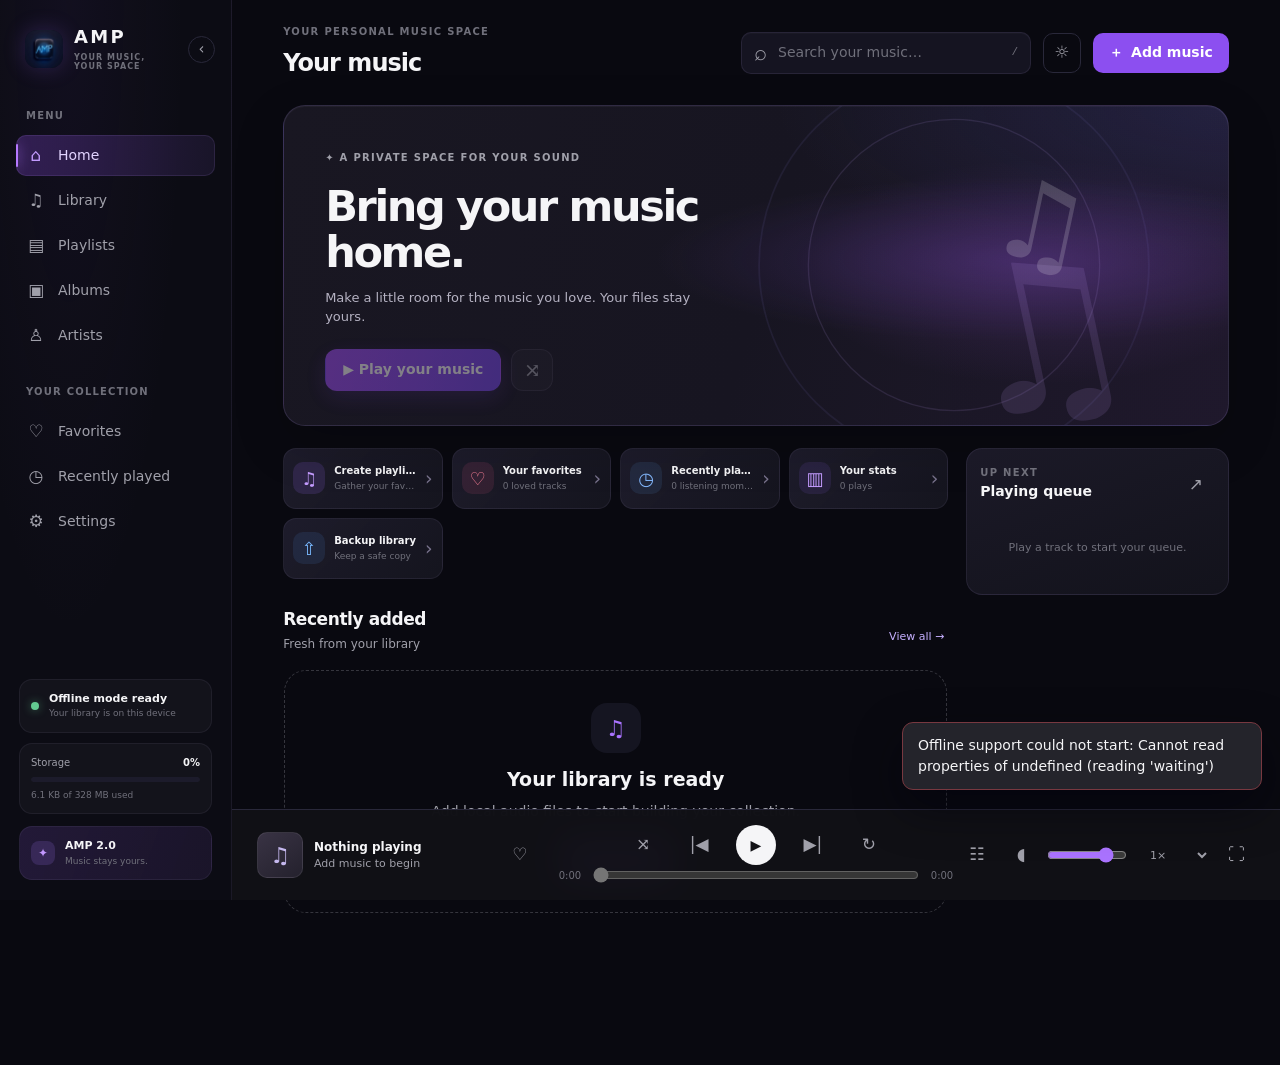
<file: index.html>
<!doctype html>
<html lang="en">
  <head>
    <meta charset="utf-8" />
    <meta
      name="viewport"
      content="width=device-width, initial-scale=1, viewport-fit=cover"
    />
    <meta name="theme-color" content="#111116" />
    <meta
      name="description"
      content="A private, offline-first music player for your personal library."
    />
    <title>AMP — Abdu Music Player</title>
    <link rel="manifest" href="./manifest.webmanifest" />
    <link rel="icon" href="./logo.jpeg" type="image/jpeg" />
    <link rel="stylesheet" href="./style.css" />
  </head>
  <body>
    <div class="app-shell">
      <aside class="sidebar" aria-label="Main navigation">
        <div class="sidebar-brand-row">
          <a class="brand" href="./" aria-label="AMP home">
            <img src="./logo.jpeg" alt="" width="38" height="38" />
            <span><strong>AMP</strong><small>YOUR MUSIC, YOUR SPACE</small></span>
          </a>
          <button class="icon-button collapse-button" type="button" data-action="toggle-sidebar" aria-label="Collapse sidebar" aria-pressed="false">‹</button>
        </div>
        <nav class="primary-nav" id="primary-nav">
          <p class="nav-label">MENU</p>
          <button class="nav-link is-active" data-page="home">
            <span class="nav-symbol">⌂</span>Home
          </button>
          <button class="nav-link" data-page="library">
            <span class="nav-symbol">♫</span>Library
          </button>
          <button class="nav-link" data-page="playlists">
            <span class="nav-symbol">▤</span>Playlists
          </button>
          <button class="nav-link" data-page="albums">
            <span class="nav-symbol">▣</span>Albums
          </button>
          <button class="nav-link" data-page="artists">
            <span class="nav-symbol">♙</span>Artists
          </button>
          <p class="nav-label nav-label-spaced">YOUR COLLECTION</p>
          <button class="nav-link" data-page="favorites">
            <span class="nav-symbol">♡</span>Favorites
          </button>
          <button class="nav-link" data-page="recent">
            <span class="nav-symbol">◷</span>Recently played
          </button>
          <button class="nav-link" data-page="settings">
            <span class="nav-symbol">⚙</span>Settings
          </button>
        </nav>
        <div class="sidebar-bottom">
          <div class="offline-card">
            <span class="connection-dot" id="connection-dot"></span>
            <span><strong id="connection-title">Checking status…</strong><small id="connection-label">Local library available</small></span>
          </div>
          <div class="storage-card">
            <div class="storage-card-heading"><span>Storage</span><strong id="storage-percent">—</strong></div>
            <progress id="storage-progress" max="100" value="0" aria-label="Browser storage used"></progress>
            <small id="storage-label">Checking browser storage…</small>
          </div>
          <div class="version-card"><span class="version-star">✦</span><span><strong>AMP 2.0</strong><small>Music stays yours.</small></span></div>
        </div>
      </aside>

      <main class="main-content">
        <header class="topbar">
          <div class="page-heading">
            <p class="eyebrow">YOUR PERSONAL MUSIC SPACE</p>
            <h1 id="page-title">Good evening</h1>
          </div>
          <div class="topbar-actions">
            <label class="search-box">
              <span aria-hidden="true">⌕</span>
              <input
                id="search-input"
                type="search"
                placeholder="Search your music…"
                autocomplete="off"
                aria-label="Search tracks"
              />
              <kbd>/</kbd>
            </label>
            <button class="icon-button theme-toggle" type="button" data-action="toggle-theme" aria-label="Switch color theme">☼</button>
            <button
              class="button button-primary"
              id="import-button"
              type="button"
            >
              <span aria-hidden="true">＋</span> Add music
            </button>
            <button
              class="icon-button install-button"
              id="install-button"
              type="button"
              hidden
              aria-label="Install AMP"
            >
              ⇩
            </button>
          </div>
        </header>

        <section
          id="page-content"
          class="page-content"
          aria-live="polite"
        ></section>
      </main>

      <aside
        class="queue-panel"
        id="queue-panel"
        aria-label="Playback queue"
        hidden
      >
        <div class="panel-heading">
          <div>
            <p class="eyebrow">UP NEXT</p>
            <h2>Queue</h2>
          </div>
          <button
            class="icon-button"
            type="button"
            data-action="close-queue"
            aria-label="Close queue"
          >
            ×
          </button>
        </div>
        <p class="queue-count" id="queue-count"></p>
        <ol class="queue-list" id="queue-list"></ol>
        <button
          class="button button-quiet clear-queue"
          type="button"
          data-action="clear-queue"
        >
          Clear queue
        </button>
      </aside>

      <footer class="player-dock" aria-label="Music player">
        <div class="dock-track">
          <div
            class="artwork artwork-small"
            id="dock-artwork"
            aria-hidden="true"
          >
            <span>♫</span>
          </div>
          <div class="dock-track-copy">
            <strong id="dock-title">Nothing playing</strong>
            <span id="dock-artist">Add music to begin</span>
          </div>
          <button
            class="icon-button favorite-button"
            type="button"
            data-action="toggle-current-favorite"
            aria-label="Add current track to favorites"
          >
            ♡
          </button>
        </div>

        <div class="dock-center">
          <div class="transport-controls">
            <button
              class="icon-button mode-button"
              type="button"
              data-action="shuffle"
              aria-label="Toggle shuffle"
              aria-pressed="false"
            >
              ⤨
            </button>
            <button
              class="icon-button"
              type="button"
              data-action="previous"
              aria-label="Previous track"
            >
              |◀
            </button>
            <button
              class="play-button"
              id="play-button"
              type="button"
              data-action="play-pause"
              aria-label="Play"
            >
              ▶
            </button>
            <button
              class="icon-button"
              type="button"
              data-action="next"
              aria-label="Next track"
            >
              ▶|
            </button>
            <button
              class="icon-button mode-button"
              type="button"
              data-action="repeat"
              aria-label="Repeat off"
              aria-pressed="false"
            >
              ↻
            </button>
          </div>
          <div class="seek-row">
            <time id="current-time">0:00</time>
            <input
              id="seek-input"
              type="range"
              min="0"
              max="1000"
              value="0"
              aria-label="Seek through track"
              disabled
            />
            <time id="duration-time">0:00</time>
          </div>
        </div>

        <div class="dock-tools">
          <button
            class="icon-button queue-toggle"
            type="button"
            data-action="toggle-queue"
            aria-label="Open queue"
          >
            ☷
          </button>
          <label class="volume-control">
            <button
              class="icon-button"
              id="mute-button"
              type="button"
              data-action="mute"
              aria-label="Mute"
            >
              ◖
            </button>
            <input
              id="volume-input"
              type="range"
              min="0"
              max="1"
              step="0.01"
              value="0.8"
              aria-label="Volume"
            />
          </label>
          <select id="speed-select" aria-label="Playback speed">
            <option value="0.75">0.75×</option>
            <option value="1" selected>1×</option>
            <option value="1.25">1.25×</option>
            <option value="1.5">1.5×</option>
            <option value="2">2×</option>
          </select>
          <button
            class="icon-button now-playing-toggle"
            type="button"
            data-action="toggle-now-playing"
            aria-label="Open now playing"
          >
            ⛶
          </button>
        </div>
      </footer>

      <nav class="mobile-nav" aria-label="Mobile navigation">
        <button class="nav-link is-active" data-page="home">
          <span class="nav-symbol">⌂</span>Home
        </button>
        <button class="nav-link" data-page="library">
          <span class="nav-symbol">♫</span>Library
        </button>
        <button class="nav-link" data-page="playlists">
          <span class="nav-symbol">▤</span>Playlists
        </button>
        <button class="nav-link" data-page="favorites">
          <span class="nav-symbol">♡</span>Favorites
        </button>
        <button class="nav-link" data-page="settings">
          <span class="nav-symbol">⚙</span>Settings
        </button>
      </nav>
    </div>

    <section
      class="now-playing-screen"
      id="now-playing-screen"
      hidden
      aria-label="Now playing"
    >
      <button
        class="icon-button now-playing-close"
        type="button"
        data-action="close-now-playing"
        aria-label="Close now playing"
      >
        ⌄
      </button>
      <div class="artwork artwork-large" id="large-artwork" aria-hidden="true">
        <span>♫</span>
      </div>
      <div class="now-playing-copy">
        <p class="eyebrow">NOW PLAYING</p>
        <h2 id="large-title">Nothing playing</h2>
        <p id="large-artist">Your library is waiting</p>
      </div>
      <div class="visualizer-wrap">
        <canvas
          id="visualizer"
          aria-label="Audio spectrum visualizer"
          hidden
        ></canvas
        ><button
          class="button button-quiet"
          type="button"
          data-action="toggle-visualizer"
        >
          Show visualizer
        </button>
      </div>
      <div class="lyrics-panel" id="lyrics-panel">
        <p>Lyrics are stored locally with your tracks.</p>
        <button
          class="button button-quiet"
          type="button"
          data-action="edit-lyrics"
        >
          Add lyrics
        </button>
      </div>
      <div class="now-playing-controls">
        <div class="seek-row">
          <time id="large-current-time">0:00</time
          ><input
            id="large-seek-input"
            type="range"
            min="0"
            max="1000"
            value="0"
            aria-label="Seek through track"
          /><time id="large-duration-time">0:00</time>
        </div>
        <div class="transport-controls">
          <button
            class="icon-button"
            type="button"
            data-action="previous"
            aria-label="Previous track"
          >
            |◀</button
          ><button
            class="play-button"
            type="button"
            data-action="play-pause"
            aria-label="Play"
          >
            ▶</button
          ><button
            class="icon-button"
            type="button"
            data-action="next"
            aria-label="Next track"
          >
            ▶|
          </button>
        </div>
      </div>
    </section>

    <dialog id="playlist-dialog" class="app-dialog">
      <form method="dialog" id="playlist-form">
        <div class="dialog-heading">
          <div>
            <p class="eyebrow">YOUR COLLECTION</p>
            <h2 id="playlist-dialog-title">New playlist</h2>
          </div>
          <button class="icon-button" value="cancel" aria-label="Close">
            ×
          </button>
        </div>
        <label class="field-label" for="playlist-name">Name</label
        ><input id="playlist-name" maxlength="80" required />
        <label class="field-label" for="playlist-description">Description</label
        ><textarea
          id="playlist-description"
          rows="3"
          maxlength="300"
        ></textarea>
        <div class="dialog-actions">
          <button class="button button-quiet" value="cancel">Cancel</button
          ><button
            class="button button-primary"
            id="save-playlist-button"
            value="save"
          >
            Save playlist
          </button>
        </div>
      </form>
    </dialog>

    <dialog id="lyrics-dialog" class="app-dialog">
      <form method="dialog" id="lyrics-form">
        <div class="dialog-heading">
          <div>
            <p class="eyebrow">LOCAL LYRICS</p>
            <h2>Edit lyrics</h2>
          </div>
          <button class="icon-button" value="cancel" aria-label="Close">
            ×
          </button>
        </div>
        <label class="field-label" for="lyrics-input"
          >Lyrics for this track</label
        ><textarea id="lyrics-input" rows="12"></textarea>
        <div class="dialog-actions">
          <button class="button button-quiet" value="cancel">Cancel</button
          ><button
            class="button button-primary"
            id="save-lyrics-button"
            value="save"
          >
            Save lyrics
          </button>
        </div>
      </form>
    </dialog>

    <dialog id="metadata-dialog" class="app-dialog">
      <form method="dialog" id="metadata-form">
        <div class="dialog-heading">
          <div>
            <p class="eyebrow">TRACK DETAILS</p>
            <h2>Edit metadata</h2>
          </div>
          <button class="icon-button" value="cancel" aria-label="Close">
            ×
          </button>
        </div>
        <label class="field-label" for="metadata-title">Title</label
        ><input id="metadata-title" maxlength="160" required />
        <label class="field-label" for="metadata-artist">Artist</label
        ><input id="metadata-artist" maxlength="160" />
        <label class="field-label" for="metadata-album">Album</label
        ><input id="metadata-album" maxlength="160" />
        <div class="dialog-actions">
          <button class="button button-quiet" value="cancel">Cancel</button
          ><button class="button button-primary" value="save">
            Save details
          </button>
        </div>
      </form>
    </dialog>

    <dialog id="add-tracks-dialog" class="app-dialog">
      <form method="dialog" id="add-tracks-form">
        <div class="dialog-heading">
          <div>
            <p class="eyebrow">PLAYLIST</p>
            <h2>Add tracks</h2>
          </div>
          <button class="icon-button" value="cancel" aria-label="Close">
            ×
          </button>
        </div>
        <div id="add-tracks-list" class="add-tracks-list"></div>
        <div class="dialog-actions">
          <button class="button button-quiet" value="cancel">Cancel</button
          ><button class="button button-primary" value="add">
            Add selected
          </button>
        </div>
      </form>
    </dialog>

    <dialog id="confirm-dialog" class="app-dialog">
      <form method="dialog" id="confirm-form">
        <div class="dialog-heading">
          <div>
            <p class="eyebrow">PLEASE CONFIRM</p>
            <h2 id="confirm-title">Remove track?</h2>
          </div>
          <button class="icon-button" value="cancel" aria-label="Close">
            ×
          </button>
        </div>
        <p id="confirm-message" class="dialog-message"></p>
        <div class="dialog-actions">
          <button class="button button-quiet" value="cancel">Cancel</button
          ><button
            class="button button-danger"
            id="confirm-accept"
            value="confirm"
          >
            Remove
          </button>
        </div>
      </form>
    </dialog>

    <input
      id="audio-files"
      type="file"
      accept="audio/*,.mp3,.m4a,.aac,.wav,.ogg,.oga,.flac,.mp4"
      multiple
      hidden
    />
    <input
      id="backup-file"
      type="file"
      accept="application/json,.json"
      hidden
    />
    <input
      id="playlist-file"
      type="file"
      accept="application/json,.json,.ampplaylist"
      hidden
    />
    <div class="drop-overlay" id="drop-overlay" hidden>
      <div>
        <span class="drop-icon">♫</span
        ><strong>Drop music to add it to your library</strong
        ><span>Audio stays on this device.</span>
      </div>
    </div>
    <div
      class="toast-region"
      id="toast-region"
      aria-live="polite"
      aria-atomic="true"
    ></div>
    <audio id="audio-player" preload="metadata"></audio>
    <script type="module" src="./app.js"></script>
  </body>
</html>
</file>
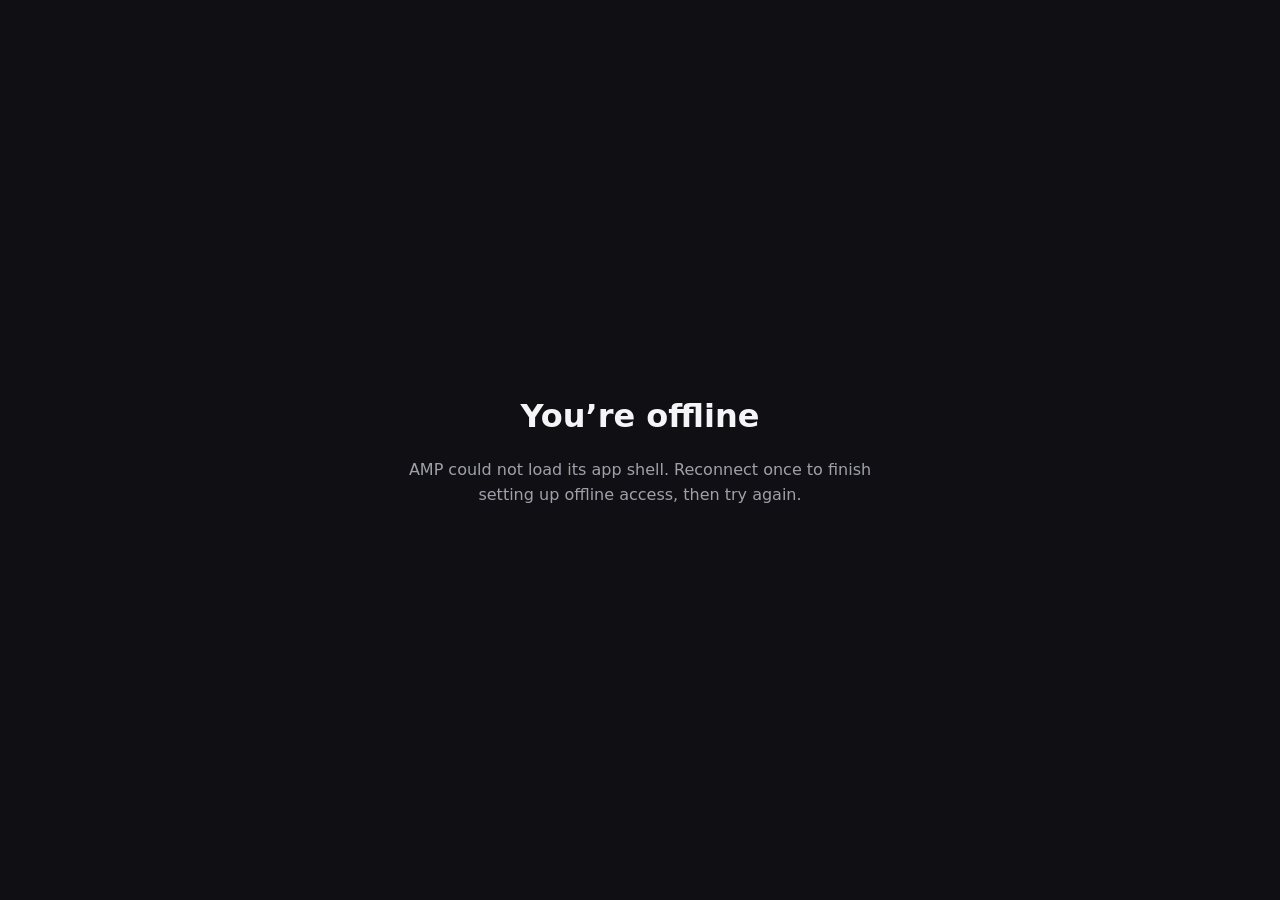
<file: offline.html>
<!doctype html>
<html lang="en">
  <head>
    <meta charset="utf-8">
    <meta name="viewport" content="width=device-width, initial-scale=1">
    <meta name="theme-color" content="#111116">
    <title>AMP — Offline</title>
    <style>
      body{min-height:100vh;margin:0;display:grid;place-items:center;background:#101014;color:#f5f5f7;font:16px system-ui,sans-serif}
      main{max-width:30rem;padding:2rem;text-align:center}
      h1{font-size:2rem}
      p{color:#a0a0aa;line-height:1.6}
    </style>
  </head>
  <body><main><h1>You’re offline</h1><p>AMP could not load its app shell. Reconnect once to finish setting up offline access, then try again.</p></main></body>
</html>
</file>
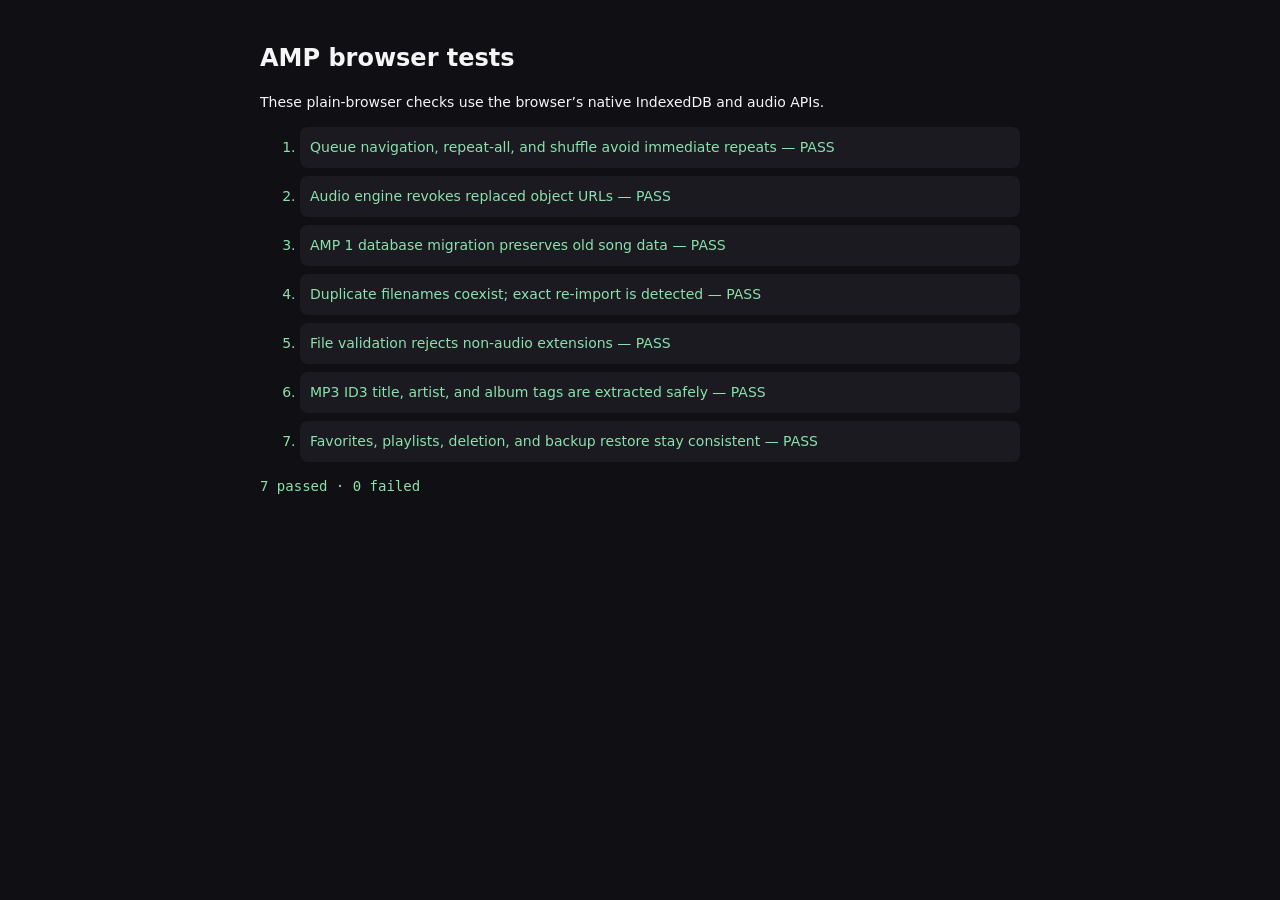
<file: tests/test-runner.html>
<!doctype html>
<html lang="en">
  <head>
    <meta charset="utf-8">
    <meta name="viewport" content="width=device-width, initial-scale=1">
    <title>AMP browser tests</title>
    <style>
      body{margin:0;padding:24px;background:#101014;color:#f5f5f7;font:14px/1.5 system-ui,sans-serif}
      main{max-width:760px;margin:auto}h1{font-size:24px}
      li{margin:8px 0;padding:10px;border-radius:8px;background:#1a1a20}
      .pass{color:#8be0ad}.fail{color:#ff858b}pre{white-space:pre-wrap;color:#aaa}
    </style>
  </head>
  <body>
    <main>
      <h1>AMP browser tests</h1>
      <p>These plain-browser checks use the browser’s native IndexedDB and audio APIs.</p>
      <ol id="results"></ol>
      <pre id="summary" aria-live="polite">Running tests…</pre>
    </main>
    <script type="module" src="./test-runner.js"></script>
  </body>
</html>
</file>
<file: style.css>
:root {
  color-scheme: dark;
  --bg: #101014;
  --sidebar: #0c0c10;
  --surface: #18181e;
  --surface-raised: #202027;
  --surface-hover: #292930;
  --border: #2b2b33;
  --text: #f5f5f7;
  --muted: #a0a0aa;
  --subtle: #70707b;
  --accent: #a28cff;
  --accent-strong: #8164e8;
  --danger: #ff777d;
  --radius-sm: 10px;
  --radius-md: 16px;
  --radius-lg: 22px;
  --shadow: 0 16px 48px rgb(0 0 0 / 35%);
  --ease: 160ms ease;
  font-family:
    Inter,
    ui-sans-serif,
    system-ui,
    -apple-system,
    BlinkMacSystemFont,
    "Segoe UI",
    sans-serif;
}

* {
  box-sizing: border-box;
}

body {
  margin: 0;
  min-width: 320px;
  min-height: 100vh;
  background: var(--bg);
  color: var(--text);
  font-size: 14px;
  line-height: 1.5;
  overflow-x: hidden;
}

button,
input,
textarea,
select {
  font: inherit;
}
button {
  color: inherit;
}
button:focus-visible,
a:focus-visible,
input:focus-visible,
textarea:focus-visible,
select:focus-visible {
  outline: 2px solid var(--accent);
  outline-offset: 3px;
}

.app-shell {
  display: grid;
  grid-template-columns: 232px minmax(0, 1fr);
  min-height: 100vh;
}

.sidebar {
  position: sticky;
  top: 0;
  display: flex;
  height: 100vh;
  min-height: 560px;
  flex-direction: column;
  padding: 27px 16px 20px;
  background: var(--sidebar);
  border-right: 1px solid #222228;
}

.brand {
  display: flex;
  align-items: center;
  gap: 11px;
  padding: 0 9px;
  color: var(--text);
  text-decoration: none;
}

.brand img {
  border-radius: 12px;
  object-fit: cover;
}
.brand span {
  display: flex;
  flex-direction: column;
  line-height: 1.15;
}
.brand strong {
  font-size: 18px;
  letter-spacing: 0.13em;
}
.brand small {
  margin-top: 5px;
  color: var(--subtle);
  font-size: 8px;
  font-weight: 700;
  letter-spacing: 0.13em;
}

.primary-nav {
  display: grid;
  gap: 4px;
  margin-top: 46px;
}
.nav-label {
  margin: 0 10px 8px;
  color: var(--subtle);
  font-size: 10px;
  font-weight: 750;
  letter-spacing: 0.12em;
}
.nav-label-spaced {
  margin-top: 24px;
}
.nav-link {
  display: flex;
  width: 100%;
  min-height: 42px;
  align-items: center;
  gap: 13px;
  padding: 0 11px;
  border: 0;
  border-radius: 10px;
  background: transparent;
  color: var(--muted);
  cursor: pointer;
  text-align: left;
  transition:
    color var(--ease),
    background var(--ease);
}
.nav-link:hover {
  background: var(--surface);
  color: var(--text);
}
.nav-link.is-active {
  background: #282332;
  color: #d3c8ff;
}
.nav-symbol {
  display: inline-flex;
  width: 18px;
  justify-content: center;
  font-size: 18px;
  line-height: 1;
}
.sidebar-bottom {
  display: flex;
  align-items: center;
  gap: 9px;
  margin-top: auto;
  padding: 10px;
  color: var(--muted);
  font-size: 12px;
}
.connection-dot {
  width: 8px;
  height: 8px;
  border-radius: 50%;
  background: #63cb91;
}
.connection-dot.is-offline {
  background: #ffbf69;
}

.main-content {
  min-width: 0;
  padding: 36px clamp(22px, 4vw, 58px) 140px;
}
.topbar {
  display: flex;
  min-height: 66px;
  align-items: center;
  justify-content: space-between;
  gap: 20px;
  margin-bottom: 35px;
}
.eyebrow {
  margin: 0 0 6px;
  color: var(--subtle);
  font-size: 10px;
  font-weight: 750;
  letter-spacing: 0.13em;
}
.page-heading h1 {
  margin: 0;
  font-size: clamp(25px, 3vw, 34px);
  font-weight: 680;
  letter-spacing: -0.04em;
}
.topbar-actions {
  display: flex;
  align-items: center;
  gap: 12px;
}
.search-box {
  display: flex;
  width: min(290px, 28vw);
  height: 42px;
  align-items: center;
  gap: 9px;
  padding: 0 12px;
  border: 1px solid var(--border);
  border-radius: var(--radius-sm);
  background: var(--surface);
  color: var(--muted);
}
.search-box > span {
  font-size: 22px;
  line-height: 1;
}
.search-box input {
  width: 100%;
  min-width: 0;
  border: 0;
  outline: 0;
  background: transparent;
  color: var(--text);
}
.search-box input::placeholder {
  color: var(--subtle);
}
.search-box kbd {
  color: var(--subtle);
  font-size: 11px;
}

.button,
.icon-button,
.play-button {
  display: inline-flex;
  min-height: 40px;
  align-items: center;
  justify-content: center;
  gap: 8px;
  border: 1px solid transparent;
  border-radius: var(--radius-sm);
  cursor: pointer;
  transition:
    background var(--ease),
    color var(--ease),
    transform var(--ease),
    border-color var(--ease);
}
.button {
  padding: 0 15px;
  font-weight: 650;
}
.button:hover,
.icon-button:hover {
  transform: translateY(-1px);
}
.button-primary {
  background: var(--accent-strong);
  color: white;
}
.button-primary:hover {
  background: #9278f4;
}
.button-quiet {
  border-color: var(--border);
  background: var(--surface);
  color: var(--muted);
}
.button-quiet:hover {
  background: var(--surface-hover);
  color: var(--text);
}
.button-danger {
  background: #8e353d;
  color: white;
}
.button-danger:hover {
  background: #a6454e;
}
.icon-button {
  width: 38px;
  min-width: 38px;
  padding: 0;
  background: transparent;
  color: var(--muted);
  font-size: 17px;
}
.icon-button:hover {
  background: var(--surface-hover);
  color: var(--text);
}
.install-button {
  border: 1px solid var(--border);
}

.page-content {
  max-width: 1320px;
  margin: 0 auto;
}
.welcome-panel {
  display: flex;
  min-height: 188px;
  align-items: center;
  justify-content: space-between;
  gap: 24px;
  margin-bottom: 34px;
  padding: 28px clamp(22px, 4vw, 42px);
  overflow: hidden;
  border: 1px solid #383144;
  border-radius: var(--radius-lg);
  background: linear-gradient(110deg, #24202c, #191920 58%, #1b1a22);
}
.welcome-copy {
  max-width: 490px;
}
.welcome-copy h2 {
  margin: 0;
  font-size: clamp(24px, 3vw, 35px);
  letter-spacing: -0.045em;
}
.welcome-copy p:not(.eyebrow) {
  margin: 10px 0 18px;
  color: var(--muted);
}
.welcome-art {
  display: grid;
  width: 140px;
  height: 140px;
  place-items: center;
  flex: 0 0 auto;
  border: 1px solid #49425b;
  border-radius: 28px;
  background: #282332;
  color: #b7a5ff;
  font-size: 52px;
  transform: rotate(7deg);
}
.section-heading {
  display: flex;
  align-items: end;
  justify-content: space-between;
  gap: 16px;
  margin: 30px 0 15px;
}
.section-heading h2,
.panel-heading h2 {
  margin: 0;
  font-size: 19px;
  letter-spacing: -0.025em;
}
.section-heading p {
  margin: 3px 0 0;
  color: var(--muted);
  font-size: 12px;
}
.section-tools {
  display: flex;
  align-items: center;
  gap: 9px;
}
.section-tools select,
.dock-tools select {
  min-height: 36px;
  padding: 0 10px;
  border: 1px solid var(--border);
  border-radius: 9px;
  background: var(--surface);
  color: var(--muted);
}

.track-list {
  border-top: 1px solid var(--border);
}
.track-row {
  display: grid;
  grid-template-columns: 34px minmax(0, 1fr) minmax(100px, 1fr) 70px auto;
  min-height: 62px;
  align-items: center;
  gap: 12px;
  padding: 7px 12px;
  border-bottom: 1px solid #24242a;
  border-radius: 8px;
  color: var(--muted);
  transition: background var(--ease);
}
.track-row:hover,
.track-row.is-current {
  background: var(--surface);
}
.track-index {
  color: var(--subtle);
  font-size: 12px;
  text-align: center;
}
.track-main {
  display: flex;
  min-width: 0;
  align-items: center;
  gap: 12px;
}
.track-copy {
  display: flex;
  min-width: 0;
  flex-direction: column;
}
.track-copy strong {
  overflow: hidden;
  color: var(--text);
  font-size: 13px;
  font-weight: 620;
  text-overflow: ellipsis;
  white-space: nowrap;
}
.track-copy span,
.track-album,
.track-duration {
  overflow: hidden;
  color: var(--subtle);
  font-size: 12px;
  text-overflow: ellipsis;
  white-space: nowrap;
}
.track-main .artwork {
  width: 40px;
  height: 40px;
  border-radius: 9px;
}
.track-actions {
  display: flex;
  align-items: center;
  justify-content: end;
  gap: 2px;
  opacity: 0.8;
}
.track-actions .icon-button {
  width: 33px;
  min-width: 33px;
  height: 34px;
  min-height: 34px;
  font-size: 15px;
}
.track-actions .favorite-on,
.favorite-button.is-favorite {
  color: #ff8299;
}
.track-row:hover .track-actions,
.track-row:focus-within .track-actions {
  opacity: 1;
}
.track-title-button {
  display: flex;
  min-width: 0;
  padding: 0;
  border: 0;
  background: transparent;
  cursor: pointer;
  text-align: left;
}
.track-title-button:hover strong {
  color: #c9bcff;
}
.track-duration {
  text-align: right;
}
.track-row .track-copy {
  min-width: 0;
}
.artwork {
  display: grid;
  flex: 0 0 auto;
  place-items: center;
  overflow: hidden;
  border: 1px solid rgb(255 255 255 / 8%);
  background: linear-gradient(145deg, #393344, #24212d);
  color: #c5b8ee;
}
.artwork span {
  font-size: 22px;
}
.artwork-small {
  width: 46px;
  height: 46px;
  border-radius: 10px;
}
.artwork-large {
  width: min(40vh, 360px);
  height: min(40vh, 360px);
  border-radius: 24px;
  box-shadow: var(--shadow);
}
.artwork-large span {
  font-size: 90px;
}

.empty-state {
  display: grid;
  min-height: 240px;
  place-content: center;
  justify-items: center;
  padding: 32px;
  border: 1px dashed #35353d;
  border-radius: var(--radius-lg);
  color: var(--muted);
  text-align: center;
}
.empty-state .empty-symbol {
  display: grid;
  width: 50px;
  height: 50px;
  place-items: center;
  margin-bottom: 12px;
  border-radius: 16px;
  background: var(--surface);
  color: var(--accent);
  font-size: 22px;
}
.empty-state h2 {
  margin: 0;
  color: var(--text);
  font-size: 19px;
}
.empty-state p {
  max-width: 380px;
  margin: 7px 0 18px;
  color: var(--muted);
}

.playlist-grid,
.collection-grid {
  display: grid;
  grid-template-columns: repeat(auto-fill, minmax(165px, 1fr));
  gap: 16px;
}
.playlist-card,
.collection-card {
  min-width: 0;
  padding: 13px;
  border: 1px solid var(--border);
  border-radius: var(--radius-md);
  background: var(--surface);
  cursor: pointer;
  text-align: left;
  transition:
    transform var(--ease),
    border-color var(--ease),
    background var(--ease);
}
.playlist-card:hover,
.collection-card:hover {
  transform: translateY(-2px);
  border-color: #51466f;
  background: var(--surface-raised);
}
.playlist-card .artwork,
.collection-card .artwork {
  width: 100%;
  aspect-ratio: 1;
  margin-bottom: 12px;
  border-radius: 12px;
}
.playlist-card strong,
.collection-card strong {
  display: block;
  overflow: hidden;
  color: var(--text);
  text-overflow: ellipsis;
  white-space: nowrap;
}
.playlist-card span,
.collection-card span {
  display: block;
  margin-top: 3px;
  color: var(--muted);
  font-size: 12px;
}
.playlist-heading-actions {
  display: flex;
  gap: 8px;
}
.details-line {
  display: flex;
  flex-wrap: wrap;
  gap: 8px 18px;
  margin: 8px 0 20px;
  color: var(--muted);
  font-size: 12px;
}

.settings-grid {
  display: grid;
  grid-template-columns: repeat(auto-fit, minmax(230px, 1fr));
  gap: 14px;
}
.setting-card {
  padding: 20px;
  border: 1px solid var(--border);
  border-radius: var(--radius-md);
  background: var(--surface);
}
.setting-card h2 {
  margin: 0 0 5px;
  font-size: 16px;
}
.setting-card p {
  margin: 0 0 15px;
  color: var(--muted);
  font-size: 12px;
}
.setting-actions {
  display: flex;
  flex-wrap: wrap;
  gap: 8px;
}
.eq-control {
  display: grid;
  gap: 6px;
  margin-top: 12px;
  color: var(--muted);
  font-size: 12px;
}
.eq-control input {
  width: 100%;
  accent-color: var(--accent);
}
.timer-status {
  color: var(--accent) !important;
}
.check-row {
  display: flex;
  align-items: center;
  gap: 10px;
  padding: 10px;
  border-bottom: 1px solid var(--border);
  color: var(--muted);
}
.check-row input {
  accent-color: var(--accent);
}
.add-tracks-list {
  max-height: 45vh;
  margin-top: 14px;
  overflow-y: auto;
}
.field-label {
  display: block;
  margin: 16px 0 6px;
  color: var(--muted);
  font-size: 12px;
  font-weight: 600;
}
.field-input,
.app-dialog input:not([type="checkbox"]),
.app-dialog textarea {
  width: 100%;
  min-height: 42px;
  padding: 10px 12px;
  border: 1px solid var(--border);
  border-radius: 9px;
  background: #111116;
  color: var(--text);
}
.app-dialog textarea {
  resize: vertical;
}

.player-dock {
  position: fixed;
  z-index: 20;
  right: 0;
  bottom: 0;
  left: 232px;
  display: grid;
  grid-template-columns: minmax(190px, 1fr) minmax(280px, 1.4fr) minmax(
      190px,
      1fr
    );
  min-height: 91px;
  align-items: center;
  gap: 20px;
  padding: 12px 25px max(12px, env(safe-area-inset-bottom));
  border-top: 1px solid var(--border);
  background: rgb(17 17 22 / 97%);
  backdrop-filter: blur(18px);
}
.dock-track {
  display: flex;
  min-width: 0;
  align-items: center;
  gap: 11px;
}
.dock-track-copy {
  display: flex;
  min-width: 0;
  flex: 1;
  flex-direction: column;
}
.dock-track-copy strong {
  overflow: hidden;
  font-size: 12px;
  text-overflow: ellipsis;
  white-space: nowrap;
}
.dock-track-copy span {
  overflow: hidden;
  color: var(--muted);
  font-size: 11px;
  text-overflow: ellipsis;
  white-space: nowrap;
}
.dock-center {
  width: min(100%, 520px);
  justify-self: center;
}
.transport-controls {
  display: flex;
  align-items: center;
  justify-content: center;
  gap: clamp(8px, 1.4vw, 20px);
}
.play-button {
  width: 40px;
  min-width: 40px;
  height: 40px;
  min-height: 40px;
  border: 0;
  border-radius: 50%;
  background: var(--text);
  color: #121216;
  font-size: 14px;
}
.play-button:hover {
  transform: scale(1.05);
  background: #d9d3ec;
}
.mode-button[aria-pressed="true"] {
  color: var(--accent);
}
.seek-row {
  display: flex;
  align-items: center;
  gap: 10px;
  color: var(--subtle);
  font-size: 10px;
  font-variant-numeric: tabular-nums;
}
.seek-row input,
.volume-control input {
  width: 100%;
  accent-color: var(--accent);
}
.seek-row input {
  height: 16px;
}
.dock-tools {
  display: flex;
  align-items: center;
  justify-content: end;
  gap: 6px;
}
.dock-tools select {
  min-height: 32px;
  border-color: transparent;
  background: transparent;
  font-size: 11px;
}
.volume-control {
  display: flex;
  width: min(150px, 45%);
  align-items: center;
  gap: 5px;
}
.volume-control input {
  width: 80px;
}
.mobile-nav {
  display: none;
}

.queue-panel {
  position: fixed;
  z-index: 30;
  top: 0;
  right: 0;
  bottom: 91px;
  width: min(340px, calc(100vw - 24px));
  padding: 25px 20px;
  border-left: 1px solid var(--border);
  background: #141419;
  box-shadow: var(--shadow);
}
.panel-heading {
  display: flex;
  align-items: start;
  justify-content: space-between;
}
.queue-count {
  margin: 6px 0 15px;
  color: var(--muted);
  font-size: 12px;
}
.queue-list {
  display: grid;
  max-height: calc(100% - 130px);
  gap: 6px;
  margin: 0;
  padding: 0;
  overflow-y: auto;
  list-style: none;
}
.queue-item {
  display: flex;
  min-width: 0;
  align-items: center;
  gap: 8px;
  padding: 8px;
  border-radius: 9px;
  background: var(--surface);
}
.queue-item.is-current {
  outline: 1px solid #55497a;
}
.queue-item-copy {
  display: flex;
  min-width: 0;
  flex: 1;
  flex-direction: column;
}
.queue-item-copy strong,
.queue-item-copy span {
  overflow: hidden;
  text-overflow: ellipsis;
  white-space: nowrap;
}
.queue-item-copy strong {
  font-size: 12px;
}
.queue-item-copy span {
  color: var(--muted);
  font-size: 11px;
}
.queue-item .icon-button {
  width: 28px;
  min-width: 28px;
  height: 30px;
  min-height: 30px;
  font-size: 13px;
}
.clear-queue {
  width: 100%;
  margin-top: 12px;
}

.now-playing-screen {
  position: fixed;
  z-index: 60;
  inset: 0;
  display: flex;
  align-items: center;
  flex-direction: column;
  justify-content: center;
  gap: 18px;
  padding: max(45px, env(safe-area-inset-top)) 24px
    max(30px, env(safe-area-inset-bottom));
  overflow-y: auto;
  background: #111116;
}
.now-playing-screen[hidden],
.queue-panel[hidden],
[hidden] {
  display: none !important;
}
.now-playing-close {
  position: absolute;
  top: max(15px, env(safe-area-inset-top));
  left: 20px;
}
.now-playing-copy {
  width: min(100%, 420px);
  text-align: center;
}
.now-playing-copy h2 {
  overflow: hidden;
  margin: 0;
  font-size: clamp(21px, 4vw, 30px);
  letter-spacing: -0.03em;
  text-overflow: ellipsis;
  white-space: nowrap;
}
.now-playing-copy p:last-child {
  margin: 4px 0 0;
  color: var(--muted);
}
.lyrics-panel {
  width: min(100%, 500px);
  max-height: 18vh;
  overflow-y: auto;
  color: var(--muted);
  text-align: center;
  white-space: pre-wrap;
}
.now-playing-controls {
  width: min(100%, 520px);
}
.now-playing-controls .transport-controls {
  margin-top: 15px;
}
.visualizer-wrap {
  display: grid;
  width: min(100%, 500px);
  justify-items: center;
  gap: 8px;
}
.visualizer-wrap canvas {
  display: block;
  width: 100%;
  height: 74px;
}

.app-dialog {
  width: min(460px, calc(100vw - 28px));
  max-height: min(85vh, 760px);
  padding: 25px;
  border: 1px solid var(--border);
  border-radius: var(--radius-lg);
  background: #19191f;
  color: var(--text);
  box-shadow: var(--shadow);
}
.app-dialog::backdrop {
  background: rgb(0 0 0 / 72%);
  backdrop-filter: blur(5px);
}
.dialog-heading {
  display: flex;
  align-items: start;
  justify-content: space-between;
  gap: 12px;
}
.dialog-heading h2 {
  margin: 0;
  font-size: 22px;
}
.dialog-message {
  color: var(--muted);
}
.dialog-actions {
  display: flex;
  justify-content: end;
  gap: 9px;
  margin-top: 22px;
}
.toast-region {
  position: fixed;
  z-index: 100;
  right: 18px;
  bottom: 110px;
  display: grid;
  max-width: min(360px, calc(100vw - 36px));
  gap: 8px;
}
.toast {
  padding: 12px 15px;
  border: 1px solid var(--border);
  border-radius: 11px;
  background: #24242b;
  color: var(--text);
  box-shadow: var(--shadow);
  animation: toast-in 180ms ease both;
}
.toast.is-error {
  border-color: #783840;
}
.drop-overlay {
  position: fixed;
  z-index: 90;
  inset: 12px;
  display: grid;
  place-items: center;
  border: 2px dashed var(--accent);
  border-radius: 25px;
  background: rgb(17 17 22 / 94%);
  text-align: center;
}
.drop-overlay > div {
  display: grid;
  justify-items: center;
  gap: 8px;
  color: var(--muted);
}
.drop-overlay strong {
  color: var(--text);
  font-size: 20px;
}
.drop-icon {
  color: var(--accent);
  font-size: 50px;
}

body.is-light {
  color-scheme: light;
  --bg: #f4f3f7;
  --sidebar: #fff;
  --surface: #fff;
  --surface-raised: #f8f7fb;
  --surface-hover: #efedf4;
  --border: #dedbe6;
  --text: #201e27;
  --muted: #686574;
  --subtle: #898694;
  --accent: #6845c7;
  --accent-strong: #704bd2;
  --shadow: 0 16px 48px rgb(30 22 48 / 12%);
}
body.is-light .player-dock {
  background: rgb(255 255 255 / 97%);
}
body.is-light .app-dialog,
body.is-light .queue-panel {
  background: #fff;
}
body.is-light .app-dialog input:not([type="checkbox"]),
body.is-light .app-dialog textarea {
  background: #faf9fc;
}
body.is-light .welcome-panel {
  background: linear-gradient(110deg, #eee9fa, #f8f7fb);
}
body.is-light .track-row {
  border-color: #e8e6ed;
}

@keyframes toast-in {
  from {
    opacity: 0;
    transform: translateY(6px);
  }
  to {
    opacity: 1;
    transform: translateY(0);
  }
}

@media (min-width: 1500px) {
  .app-shell {
    grid-template-columns: 252px minmax(0, 1fr);
  }
  .player-dock {
    left: 252px;
  }
}

@media (max-width: 1050px) {
  .app-shell {
    grid-template-columns: 200px minmax(0, 1fr);
  }
  .player-dock {
    left: 200px;
    grid-template-columns: minmax(150px, 1fr) minmax(260px, 1.6fr) minmax(
        130px,
        1fr
      );
    gap: 12px;
    padding-right: 15px;
    padding-left: 15px;
  }
  .dock-tools .volume-control {
    width: 34px;
  }
  .dock-tools .volume-control input {
    display: none;
  }
}

@media (max-width: 760px) {
  .app-shell {
    display: block;
  }
  .sidebar {
    display: none;
  }
  .main-content {
    padding: max(20px, env(safe-area-inset-top)) 17px 235px;
  }
  .topbar {
    align-items: flex-start;
    flex-direction: column;
    gap: 16px;
    margin-bottom: 24px;
  }
  .topbar-actions {
    width: 100%;
  }
  .search-box {
    width: 100%;
    flex: 1;
  }
  .topbar-actions .button-primary {
    white-space: nowrap;
  }
  .install-button {
    display: none;
  }
  .welcome-panel {
    min-height: 165px;
    margin-bottom: 25px;
    padding: 22px;
  }
  .welcome-art {
    width: 82px;
    height: 82px;
    border-radius: 20px;
    font-size: 34px;
  }
  .welcome-copy p:not(.eyebrow) {
    font-size: 12px;
  }
  .track-row {
    grid-template-columns: 24px minmax(0, 1fr) 42px auto;
    gap: 7px;
    padding-right: 5px;
    padding-left: 4px;
  }
  .track-album {
    display: none;
  }
  .track-duration {
    font-size: 11px;
  }
  .track-actions {
    gap: 0;
  }
  .track-actions .icon-button {
    width: 30px;
    min-width: 30px;
  }
  .track-main .artwork {
    width: 36px;
    height: 36px;
  }
  .playlist-grid,
  .collection-grid {
    grid-template-columns: repeat(2, minmax(0, 1fr));
    gap: 10px;
  }
  .player-dock {
    right: 0;
    left: 0;
    grid-template-columns: minmax(0, 1fr) auto;
    min-height: 112px;
    gap: 0 9px;
    padding: 8px 13px max(8px, env(safe-area-inset-bottom));
  }
  .dock-track {
    grid-column: 1;
    grid-row: 1;
    gap: 8px;
  }
  .dock-track .artwork-small {
    width: 38px;
    height: 38px;
  }
  .dock-track-copy strong {
    font-size: 11px;
  }
  .dock-track-copy span {
    font-size: 10px;
  }
  .favorite-button {
    width: 28px;
    min-width: 28px;
  }
  .dock-center {
    display: contents;
  }
  .dock-center .transport-controls {
    grid-column: 2;
    grid-row: 1;
    gap: 4px;
  }
  .dock-center .transport-controls .icon-button {
    width: 31px;
    min-width: 31px;
    font-size: 13px;
  }
  .dock-center .transport-controls .mode-button {
    display: none;
  }
  .dock-center .play-button {
    width: 36px;
    min-width: 36px;
    min-height: 36px;
    height: 36px;
  }
  .dock-center .seek-row {
    grid-column: 1 / -1;
    grid-row: 2;
    gap: 7px;
  }
  .dock-center .seek-row time {
    min-width: 28px;
  }
  .dock-tools {
    grid-column: 1 / -1;
    grid-row: 3;
    justify-content: space-between;
    height: 24px;
    margin-top: 2px;
  }
  .dock-tools .volume-control {
    width: 90px;
  }
  .dock-tools .volume-control input {
    display: block;
    width: 55px;
  }
  .dock-tools select {
    min-height: 27px;
    padding: 0 4px;
    font-size: 10px;
  }
  .dock-tools .icon-button {
    width: 28px;
    min-width: 28px;
    min-height: 28px;
    font-size: 14px;
  }
  .mobile-nav {
    position: fixed;
    z-index: 19;
    right: 0;
    bottom: 112px;
    left: 0;
    display: grid;
    grid-template-columns: repeat(5, 1fr);
    min-height: 52px;
    padding: 4px 6px max(4px, env(safe-area-inset-bottom));
    border-top: 1px solid var(--border);
    background: rgb(17 17 22 / 97%);
  }
  body.is-light .mobile-nav {
    background: rgb(255 255 255 / 97%);
  }
  .mobile-nav .nav-link {
    min-height: 43px;
    flex-direction: column;
    justify-content: center;
    gap: 1px;
    padding: 2px;
    font-size: 9px;
  }
  .mobile-nav .nav-symbol {
    font-size: 16px;
  }
  .queue-panel {
    bottom: 112px;
  }
  .toast-region {
    right: 12px;
    bottom: 175px;
  }
}

@media (max-width: 430px) {
  .main-content {
    padding-right: 12px;
    padding-left: 12px;
  }
  .topbar-actions {
    gap: 7px;
  }
  .topbar-actions .button-primary {
    padding: 0 10px;
    font-size: 12px;
  }
  .welcome-art {
    width: 64px;
    height: 64px;
    font-size: 28px;
  }
  .track-row {
    grid-template-columns: 19px minmax(0, 1fr) 35px auto;
  }
  .track-main {
    gap: 8px;
  }
  .track-actions .icon-button {
    width: 26px;
    min-width: 26px;
    font-size: 13px;
  }
  .track-duration {
    font-size: 10px;
  }
  .player-dock {
    padding-right: 8px;
    padding-left: 8px;
  }
  .dock-center .transport-controls .icon-button {
    width: 27px;
    min-width: 27px;
  }
  .dock-tools .volume-control {
    width: 70px;
  }
}

@media (prefers-reduced-motion: reduce) {
  *,
  *::before,
  *::after {
    scroll-behavior: auto !important;
    animation-duration: 0.01ms !important;
    animation-iteration-count: 1 !important;
    transition-duration: 0.01ms !important;
  }
}

:root {
  --bg: #090910;
  --sidebar: #0c0c14;
  --surface: #151521;
  --surface-raised: #1c1b2b;
  --surface-hover: #26243a;
  --border: #29283a;
  --accent: #aa73ff;
  --accent-strong: #8c4ff0;
  --shadow: 0 18px 48px rgb(3 3 12 / 48%);
}

.sidebar {
  border-right-color: rgb(176 158 231 / 9%);
  background:
    radial-gradient(ellipse at 30% 0%, rgb(91 54 155 / 8%), transparent 50%),
    var(--sidebar);
}
.sidebar-brand-row {
  display: flex;
  align-items: center;
  justify-content: space-between;
  gap: 5px;
}
.sidebar-brand-row .brand {
  min-width: 0;
}
.brand img {
  box-shadow: 0 0 22px rgb(152 99 255 / 22%);
}
.collapse-button {
  width: 27px;
  min-width: 27px;
  height: 27px;
  min-height: 27px;
  border: 1px solid var(--border);
  border-radius: 50%;
  font-size: 15px;
}
.primary-nav {
  margin-top: 37px;
}
.nav-link {
  min-height: 41px;
}
.nav-link.is-active {
  position: relative;
  overflow: hidden;
  background: linear-gradient(
    95deg,
    rgb(145 77 236 / 27%),
    rgb(102 74 164 / 14%)
  );
  box-shadow: inset 0 0 0 1px rgb(187 146 255 / 12%);
  color: #e2d4ff;
}
.nav-link.is-active::before {
  position: absolute;
  inset: 9px auto 9px 0;
  width: 2px;
  border-radius: 4px;
  background: #b578ff;
  box-shadow: 0 0 12px #a970ff;
  content: "";
}
.nav-link.is-active .nav-symbol {
  color: #c39bff;
}
.nav-symbol {
  font-size: 17px;
}
.sidebar-bottom {
  display: grid;
  gap: 10px;
  padding: 14px 3px 0;
}
.offline-card,
.storage-card,
.version-card {
  display: flex;
  align-items: center;
  gap: 10px;
  padding: 11px;
  border: 1px solid rgb(186 172 226 / 8%);
  border-radius: 13px;
  background: rgb(255 255 255 / 3%);
}
.offline-card > span:last-child,
.version-card > span:last-child {
  display: flex;
  min-width: 0;
  flex-direction: column;
}
.offline-card strong,
.version-card strong {
  color: var(--text);
  font-size: 11px;
  font-weight: 640;
}
.offline-card small,
.version-card small {
  overflow: hidden;
  color: var(--subtle);
  font-size: 9px;
  text-overflow: ellipsis;
  white-space: nowrap;
}
.connection-dot {
  flex: 0 0 auto;
  box-shadow: 0 0 10px rgb(99 203 145 / 48%);
}
.storage-card {
  display: grid;
  gap: 7px;
}
.storage-card-heading {
  display: flex;
  justify-content: space-between;
  color: var(--muted);
  font-size: 10px;
}
.storage-card-heading strong {
  color: var(--text);
  font-size: 10px;
}
.storage-card progress {
  width: 100%;
  height: 5px;
  overflow: hidden;
  border: 0;
  border-radius: 9px;
  accent-color: var(--accent);
}
.storage-card progress::-webkit-progress-bar {
  border-radius: 9px;
  background: var(--surface-raised);
}
.storage-card progress::-webkit-progress-value {
  border-radius: 9px;
  background: linear-gradient(90deg, #7d58ed, #b37bff);
}
.storage-card small {
  color: var(--subtle);
  font-size: 9px;
}
.version-card {
  margin-top: 2px;
  background: linear-gradient(
    110deg,
    rgb(104 66 164 / 25%),
    rgb(40 29 62 / 50%)
  );
}
.version-star {
  display: grid;
  width: 24px;
  height: 24px;
  place-items: center;
  border-radius: 8px;
  background: rgb(166 122 255 / 17%);
  color: #c398ff;
}
.main-content {
  padding-top: 24px;
}
.topbar {
  min-height: 53px;
  margin-bottom: 24px;
}
.page-heading h1 {
  font-size: 24px;
}
.search-box {
  border-color: rgb(180 166 221 / 11%);
  background: rgb(24 23 37 / 86%);
  box-shadow: inset 0 1px rgb(255 255 255 / 2%);
}
.search-box:focus-within {
  border-color: rgb(173 125 255 / 58%);
  box-shadow: 0 0 0 3px rgb(151 102 241 / 12%);
}
.theme-toggle {
  border: 1px solid var(--border);
  border-radius: 10px;
}
.welcome-panel {
  position: relative;
  min-height: 265px;
  margin-bottom: 22px;
  padding: 34px clamp(24px, 3.2vw, 42px);
  border-color: rgb(189 160 255 / 15%);
  background:
    radial-gradient(ellipse at 78% 48%, rgb(111 66 183 / 31%), transparent 35%),
    radial-gradient(ellipse at 100% 0%, rgb(73 91 199 / 15%), transparent 34%),
    linear-gradient(106deg, #191722 0%, #171521 51%, #20192d 100%);
  box-shadow:
    inset 0 1px rgb(255 255 255 / 4%),
    0 18px 50px rgb(0 0 0 / 18%);
}
.welcome-panel::after {
  position: absolute;
  right: 0;
  bottom: 0;
  width: 51%;
  height: 100%;
  background: linear-gradient(90deg, transparent, rgb(12 10 22 / 5%));
  content: "";
  pointer-events: none;
}
.welcome-copy {
  position: relative;
  z-index: 2;
  max-width: 51%;
}
.hero-kicker {
  margin: 0 0 13px;
  color: #c5a6ff;
  font-size: 10px;
  font-weight: 750;
  letter-spacing: 0.13em;
}
.welcome-copy h2 {
  max-width: 500px;
  font-size: clamp(29px, 3.4vw, 43px);
  letter-spacing: -0.055em;
  line-height: 1.08;
}
.welcome-copy > p:not(.hero-kicker) {
  max-width: 380px;
  margin: 12px 0 22px;
  color: #b5b2c2;
  font-size: 13px;
}
.hero-actions {
  display: flex;
  align-items: center;
  gap: 10px;
}
.hero-actions .button-primary {
  min-height: 42px;
  padding: 0 17px;
  border-radius: 12px;
  background: linear-gradient(105deg, #a04df2, #7548e9);
  box-shadow: 0 7px 22px rgb(132 74 227 / 26%);
}
.hero-actions .button-primary:disabled,
.hero-actions .hero-shuffle:disabled {
  opacity: 0.46;
  cursor: not-allowed;
}
.hero-shuffle {
  width: 42px;
  height: 42px;
  border: 1px solid rgb(194 179 231 / 13%);
  border-radius: 12px;
  background: rgb(255 255 255 / 5%);
  font-size: 20px;
}
.hero-visual {
  position: absolute;
  inset: 0 0 0 42%;
  display: grid;
  place-items: center;
  overflow: hidden;
  background: radial-gradient(
    ellipse at 66% 52%,
    rgb(158 88 220 / 19%),
    transparent 48%
  );
}
.hero-orbit {
  position: absolute;
  display: block;
  width: 220px;
  height: 220px;
  border: 1px solid rgb(199 167 255 / 12%);
  border-radius: 50%;
}
.orbit-one {
  transform: scale(1.33);
}
.orbit-two {
  transform: scale(1.78);
  border-color: rgb(130 116 208 / 10%);
}
.hero-wave {
  position: absolute;
  top: 24%;
  right: 17%;
  color: rgb(198 166 255 / 13%);
  font-size: clamp(110px, 16vw, 210px);
  font-weight: 200;
  transform: rotate(-12deg);
}
.hero-note {
  position: absolute;
  right: 25%;
  top: 11%;
  color: rgb(255 255 255 / 18%);
  font-size: 110px;
  transform: rotate(12deg);
}
.hero-feature {
  position: absolute;
  right: 20px;
  bottom: 17px;
  z-index: 2;
  display: flex;
  width: min(320px, 66%);
  min-width: 210px;
  align-items: center;
  gap: 10px;
  padding: 10px;
  border: 1px solid rgb(222 206 255 / 14%);
  border-radius: 15px;
  background: rgb(24 21 35 / 77%);
  box-shadow: 0 15px 35px rgb(0 0 0 / 23%);
  backdrop-filter: blur(17px) saturate(135%);
}
.hero-feature-art {
  width: 43px;
  height: 43px;
  border-radius: 10px;
}
.hero-feature-info {
  display: flex;
  min-width: 0;
  flex: 1;
  flex-direction: column;
}
.hero-feature-info strong,
.hero-feature-info small {
  overflow: hidden;
  text-overflow: ellipsis;
  white-space: nowrap;
}
.hero-feature-info strong {
  color: var(--text);
  font-size: 11px;
}
.hero-feature-info small {
  color: var(--muted);
  font-size: 10px;
}
.hero-feature-play {
  display: grid;
  width: 35px;
  min-width: 35px;
  height: 35px;
  min-height: 35px;
  place-items: center;
  border: 0;
  border-radius: 50%;
  background: rgb(255 255 255 / 12%);
  color: var(--text);
  cursor: pointer;
}
.home-columns {
  display: grid;
  grid-template-columns: minmax(0, 1.9fr) minmax(230px, 0.75fr);
  align-items: start;
  gap: 18px;
}
.home-primary {
  min-width: 0;
}
.quick-actions {
  display: grid;
  grid-template-columns: repeat(auto-fit, minmax(135px, 1fr));
  gap: 9px;
}
.quick-card {
  display: flex;
  min-width: 0;
  min-height: 61px;
  align-items: center;
  gap: 9px;
  padding: 9px;
  border: 1px solid rgb(191 179 228 / 8%);
  border-radius: 13px;
  background: linear-gradient(135deg, rgb(33 31 48 / 86%), rgb(22 22 31 / 94%));
  cursor: pointer;
  text-align: left;
  transition:
    transform var(--ease),
    border-color var(--ease),
    background var(--ease);
}
.quick-card:hover {
  transform: translateY(-2px);
  border-color: rgb(177 134 255 / 38%);
  background: linear-gradient(135deg, #29243b, #1d1b2a);
}
.quick-icon {
  display: grid;
  width: 32px;
  min-width: 32px;
  height: 32px;
  place-items: center;
  border-radius: 10px;
  background: rgb(163 106 255 / 15%);
  color: #c49cff;
  font-size: 18px;
}
.quick-card:nth-child(2) .quick-icon {
  background: rgb(231 94 129 / 12%);
  color: #ff8299;
}
.quick-card:nth-child(3) .quick-icon {
  background: rgb(93 157 226 / 12%);
  color: #85baff;
}
.quick-card:nth-child(4) .quick-icon {
  background: rgb(143 96 233 / 12%);
}
.quick-card:nth-child(5) .quick-icon {
  background: rgb(83 152 232 / 12%);
  color: #79b9ff;
}
.quick-copy {
  display: flex;
  min-width: 0;
  flex: 1;
  flex-direction: column;
}
.quick-copy strong,
.quick-copy small {
  overflow: hidden;
  text-overflow: ellipsis;
  white-space: nowrap;
}
.quick-copy strong {
  color: var(--text);
  font-size: 10px;
  font-weight: 650;
}
.quick-copy small {
  margin-top: 2px;
  color: var(--subtle);
  font-size: 9px;
}
.quick-arrow {
  color: #79738d;
  font-size: 19px;
}
.home-section-heading {
  margin-top: 28px;
}
.home-section-heading h2 {
  font-size: 17px;
}
.text-button {
  min-height: 32px;
  padding: 0 4px;
  border: 0;
  background: transparent;
  color: #c6b0ff;
  cursor: pointer;
  font-size: 11px;
}
.music-shelf {
  display: grid;
  grid-auto-columns: minmax(135px, 1fr);
  grid-auto-flow: column;
  gap: 12px;
  padding: 2px 1px 12px;
  overflow-x: auto;
  overscroll-behavior-x: contain;
  scrollbar-width: thin;
  scrollbar-color: #413854 transparent;
}
.music-card {
  position: relative;
  min-width: 0;
  padding: 8px;
  border: 1px solid transparent;
  border-radius: 14px;
  background: linear-gradient(155deg, rgb(28 27 41 / 93%), rgb(19 19 27 / 97%));
  transition:
    transform var(--ease),
    background var(--ease),
    border-color var(--ease);
}
.music-card:hover {
  transform: translateY(-2px);
  border-color: rgb(191 159 255 / 14%);
  background: #201e2b;
}
.music-card-cover {
  display: block;
  width: 100%;
  padding: 0;
  overflow: hidden;
  border: 0;
  border-radius: 10px;
  background: transparent;
  cursor: pointer;
}
.music-card-art {
  position: relative;
  width: 100%;
  aspect-ratio: 1;
  border: 0;
  border-radius: 10px;
  transition: transform 230ms ease;
}
.music-card:hover .music-card-art {
  transform: scale(1.025);
}
.cover-initial {
  color: rgb(255 255 255 / 83%);
  font-size: clamp(34px, 5vw, 63px) !important;
  font-weight: 680;
  letter-spacing: -0.08em;
  text-shadow: 0 4px 28px rgb(0 0 0 / 35%);
}
.cover-play {
  position: absolute;
  right: 10px;
  bottom: 10px;
  display: grid;
  width: 34px;
  height: 34px;
  place-items: center;
  border-radius: 50%;
  background: #f6f1ff;
  color: #211a2d;
  font-size: 12px !important;
  opacity: 0;
  transform: translateY(3px);
  transition:
    opacity var(--ease),
    transform var(--ease);
}
.music-card:hover .cover-play,
.music-card:focus-within .cover-play {
  opacity: 1;
  transform: translateY(0);
}
.music-card-favorite {
  position: absolute;
  top: 15px;
  right: 14px;
  display: grid;
  width: 30px;
  min-width: 30px;
  height: 30px;
  min-height: 30px;
  place-items: center;
  border: 1px solid rgb(255 255 255 / 13%);
  border-radius: 50%;
  background: rgb(18 17 26 / 72%);
  color: #ff8aa3;
  opacity: 0;
  transition: opacity var(--ease);
}
.music-card:hover .music-card-favorite,
.music-card:focus-within .music-card-favorite,
.music-card-favorite.favorite-on {
  opacity: 1;
}
.music-card-title,
.music-card-artist {
  display: block;
  overflow: hidden;
  padding: 0 3px;
  text-overflow: ellipsis;
  white-space: nowrap;
}
.music-card-title {
  margin-top: 9px;
  color: var(--text);
  font-size: 11px;
  font-weight: 640;
}
.music-card-artist {
  margin-top: 2px;
  color: var(--muted);
  font-size: 10px;
}
.music-shelf .empty-state {
  min-height: 185px;
  grid-column: 1 / -1;
}
.artwork-tone-0 {
  background:
    radial-gradient(circle at 70% 24%, #d7a5ff66, transparent 31%),
    linear-gradient(145deg, #7842a3, #211d37 75%);
}
.artwork-tone-1 {
  background:
    radial-gradient(circle at 25% 80%, #f5a37b77, transparent 34%),
    linear-gradient(145deg, #654f96, #1d223d 78%);
}
.artwork-tone-2 {
  background:
    radial-gradient(circle at 75% 30%, #5ab2cf77, transparent 30%),
    linear-gradient(145deg, #355875, #28243e 76%);
}
.artwork-tone-3 {
  background:
    radial-gradient(circle at 25% 25%, #f17ab177, transparent 32%),
    linear-gradient(145deg, #813c71, #28203c 78%);
}
.artwork-tone-4 {
  background:
    radial-gradient(circle at 68% 72%, #e8bb7c66, transparent 31%),
    linear-gradient(145deg, #55547f, #252136 78%);
}
.artwork-tone-5 {
  background:
    radial-gradient(circle at 70% 25%, #82c5a177, transparent 32%),
    linear-gradient(145deg, #356c62, #20243c 78%);
}
.home-queue-card {
  position: sticky;
  top: 20px;
  min-width: 0;
  padding: 16px 13px;
  border: 1px solid rgb(184 166 229 / 10%);
  border-radius: 16px;
  background: linear-gradient(160deg, rgb(29 27 42 / 94%), rgb(19 19 28 / 98%));
}
.queue-preview-heading {
  display: flex;
  align-items: start;
  justify-content: space-between;
}
.queue-preview-heading .eyebrow {
  margin-bottom: 1px;
}
.queue-preview-heading h2 {
  margin: 0;
  font-size: 14px;
}
.queue-preview-list {
  display: grid;
  gap: 5px;
  margin: 13px 0 0;
  padding: 0;
  list-style: none;
}
.queue-preview-item {
  display: flex;
  min-width: 0;
  align-items: center;
  gap: 8px;
  padding: 6px;
  border-radius: 10px;
}
.queue-preview-item.is-current {
  background: linear-gradient(
    95deg,
    rgb(125 72 201 / 32%),
    rgb(73 49 117 / 19%)
  );
}
.queue-preview-play {
  min-width: 0;
  padding: 0;
  border: 0;
  border-radius: 7px;
  background: transparent;
  cursor: pointer;
}
.queue-preview-art {
  width: 38px;
  height: 38px;
  border: 0;
  border-radius: 8px;
}
.queue-preview-art .cover-initial {
  font-size: 19px !important;
}
.queue-preview-copy {
  display: flex;
  min-width: 0;
  flex: 1;
  flex-direction: column;
}
.queue-preview-copy strong,
.queue-preview-copy small {
  overflow: hidden;
  text-overflow: ellipsis;
  white-space: nowrap;
}
.queue-preview-copy strong {
  color: var(--text);
  font-size: 10px;
  font-weight: 620;
}
.queue-preview-copy small {
  color: var(--muted);
  font-size: 9px;
}
.queue-preview-empty {
  padding: 22px 10px;
  color: var(--subtle);
  font-size: 11px;
  text-align: center;
}
.playing-bars {
  color: #c69bff;
  font-size: 10px;
  letter-spacing: -2px;
}
.sidebar-collapsed .app-shell {
  grid-template-columns: 76px minmax(0, 1fr);
}
.sidebar-collapsed .player-dock {
  left: 76px;
}
.sidebar-collapsed .sidebar {
  padding-right: 10px;
  padding-left: 10px;
}
.sidebar-collapsed .brand {
  justify-content: center;
  padding: 0;
}
.sidebar-collapsed .brand > span,
.sidebar-collapsed .nav-label,
.sidebar-collapsed .nav-link:not(.is-active) {
  font-size: 0;
}
.sidebar-collapsed .brand img {
  width: 36px;
  height: 36px;
}
.sidebar-collapsed .nav-link {
  justify-content: center;
  gap: 0;
  padding: 0;
  font-size: 0;
}
.sidebar-collapsed .nav-symbol {
  font-size: 18px;
}
.sidebar-collapsed .sidebar-bottom {
  justify-items: center;
  padding-right: 0;
  padding-left: 0;
}
.sidebar-collapsed .offline-card {
  justify-content: center;
  padding: 10px;
}
.sidebar-collapsed .offline-card > span:last-child,
.sidebar-collapsed .storage-card,
.sidebar-collapsed .version-card > span:last-child {
  display: none;
}
.sidebar-collapsed .version-card {
  justify-content: center;
  padding: 8px;
}
.sidebar-collapsed .version-star {
  margin: 0;
}

body.is-light .welcome-panel {
  background:
    radial-gradient(ellipse at 77% 49%, #ac8ce433, transparent 38%),
    linear-gradient(110deg, #eee9fa, #f8f6fc 68%, #ece8f7);
}
body.is-light .home-queue-card,
body.is-light .quick-card,
body.is-light .music-card {
  background: #fff;
}
body.is-light .hero-feature {
  background: rgb(255 255 255 / 78%);
}
body.is-light .search-box {
  background: #fff;
}
body.is-light .offline-card,
body.is-light .storage-card {
  background: rgb(120 95 160 / 4%);
}

@media (max-width: 1120px) and (min-width: 761px) {
  .home-columns {
    grid-template-columns: minmax(0, 1.5fr) minmax(205px, 0.8fr);
    gap: 12px;
  }
  .quick-actions {
    grid-template-columns: repeat(2, minmax(0, 1fr));
  }
  .hero-feature {
    right: 12px;
    width: 72%;
  }
}

@media (max-width: 760px) {
  .sidebar-collapsed .app-shell {
    display: block;
  }
  .sidebar-collapsed .player-dock {
    left: 0;
  }
  .main-content {
    padding-top: max(17px, env(safe-area-inset-top));
  }
  .topbar {
    flex-direction: row;
    align-items: center;
  }
  .page-heading {
    flex: 0 0 auto;
  }
  .page-heading .eyebrow {
    display: none;
  }
  .page-heading h1 {
    font-size: 20px;
  }
  .topbar-actions {
    width: auto;
    flex: 1;
    justify-content: end;
  }
  .topbar-actions .search-box {
    width: 100%;
    max-width: 250px;
  }
  .theme-toggle {
    display: none;
  }
  .welcome-panel {
    min-height: 240px;
    align-items: flex-start;
    margin-bottom: 17px;
    padding: 24px 20px;
  }
  .welcome-copy {
    max-width: 76%;
  }
  .welcome-copy h2 {
    font-size: clamp(27px, 8vw, 36px);
  }
  .welcome-copy > p:not(.hero-kicker) {
    max-width: 260px;
    font-size: 12px;
  }
  .hero-visual {
    inset: 0 0 0 25%;
    opacity: 0.8;
  }
  .hero-wave {
    top: 20%;
    right: 5%;
    font-size: 130px;
  }
  .hero-feature {
    right: 10px;
    bottom: 10px;
    width: min(260px, 78%);
    min-width: 0;
    padding: 8px;
  }
  .hero-feature-art {
    width: 36px;
    height: 36px;
  }
  .home-columns {
    grid-template-columns: minmax(0, 1fr);
    gap: 14px;
  }
  .quick-actions {
    grid-template-columns: repeat(2, minmax(0, 1fr));
  }
  .quick-card {
    min-height: 57px;
  }
  .quick-card:last-child {
    grid-column: 1 / -1;
  }
  .home-queue-card {
    position: static;
  }
  .music-shelf {
    grid-auto-columns: minmax(138px, 42vw);
    gap: 9px;
  }
  .music-card {
    padding: 7px;
  }
  .music-card-favorite {
    opacity: 1;
  }
  .cover-play {
    opacity: 1;
    transform: none;
  }
  .sidebar-collapsed .sidebar {
    display: none;
  }
}

@media (max-width: 430px) {
  .page-heading h1 {
    font-size: 18px;
  }
  .topbar-actions .search-box {
    max-width: 170px;
  }
  .topbar-actions .search-box kbd {
    display: none;
  }
  .topbar-actions .button-primary {
    min-height: 38px;
  }
  .welcome-panel {
    min-height: 230px;
  }
  .welcome-copy {
    max-width: 83%;
  }
  .hero-feature {
    right: 8px;
    width: min(240px, 88%);
  }
}
</file>
